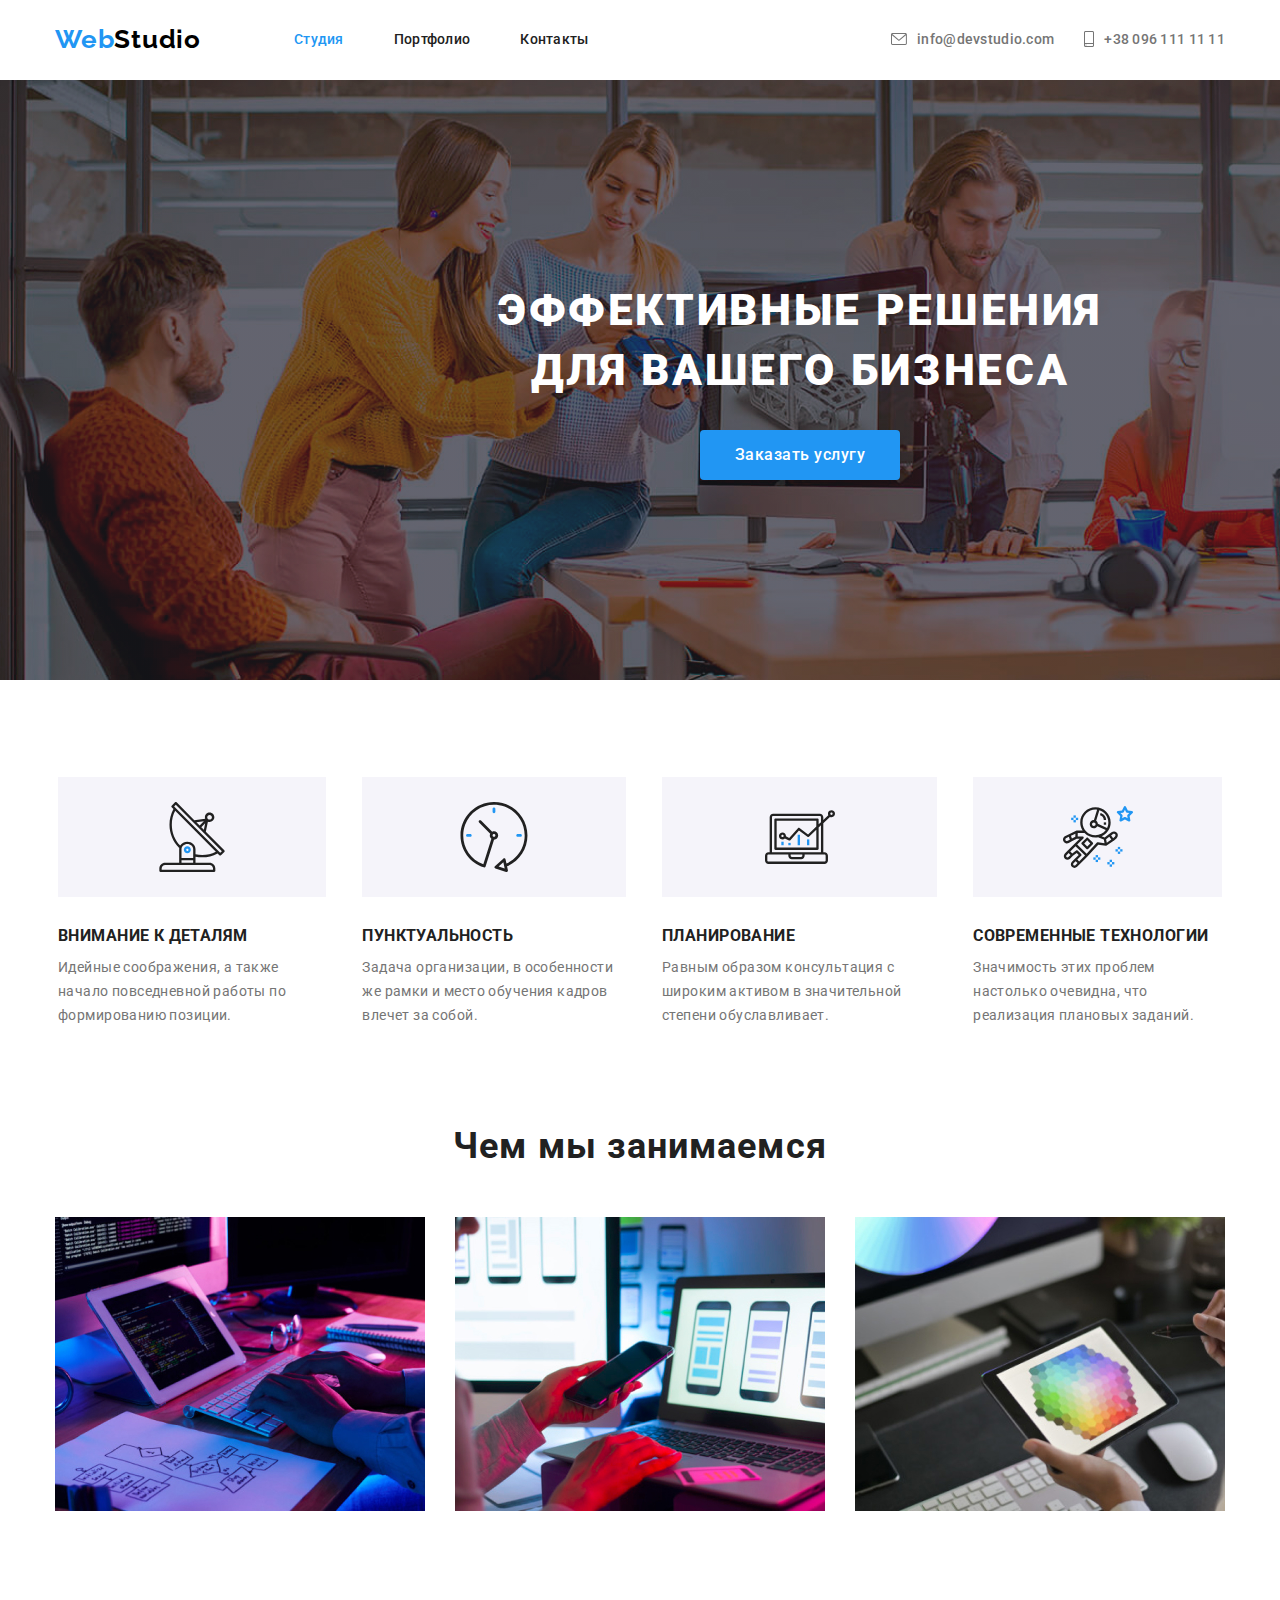
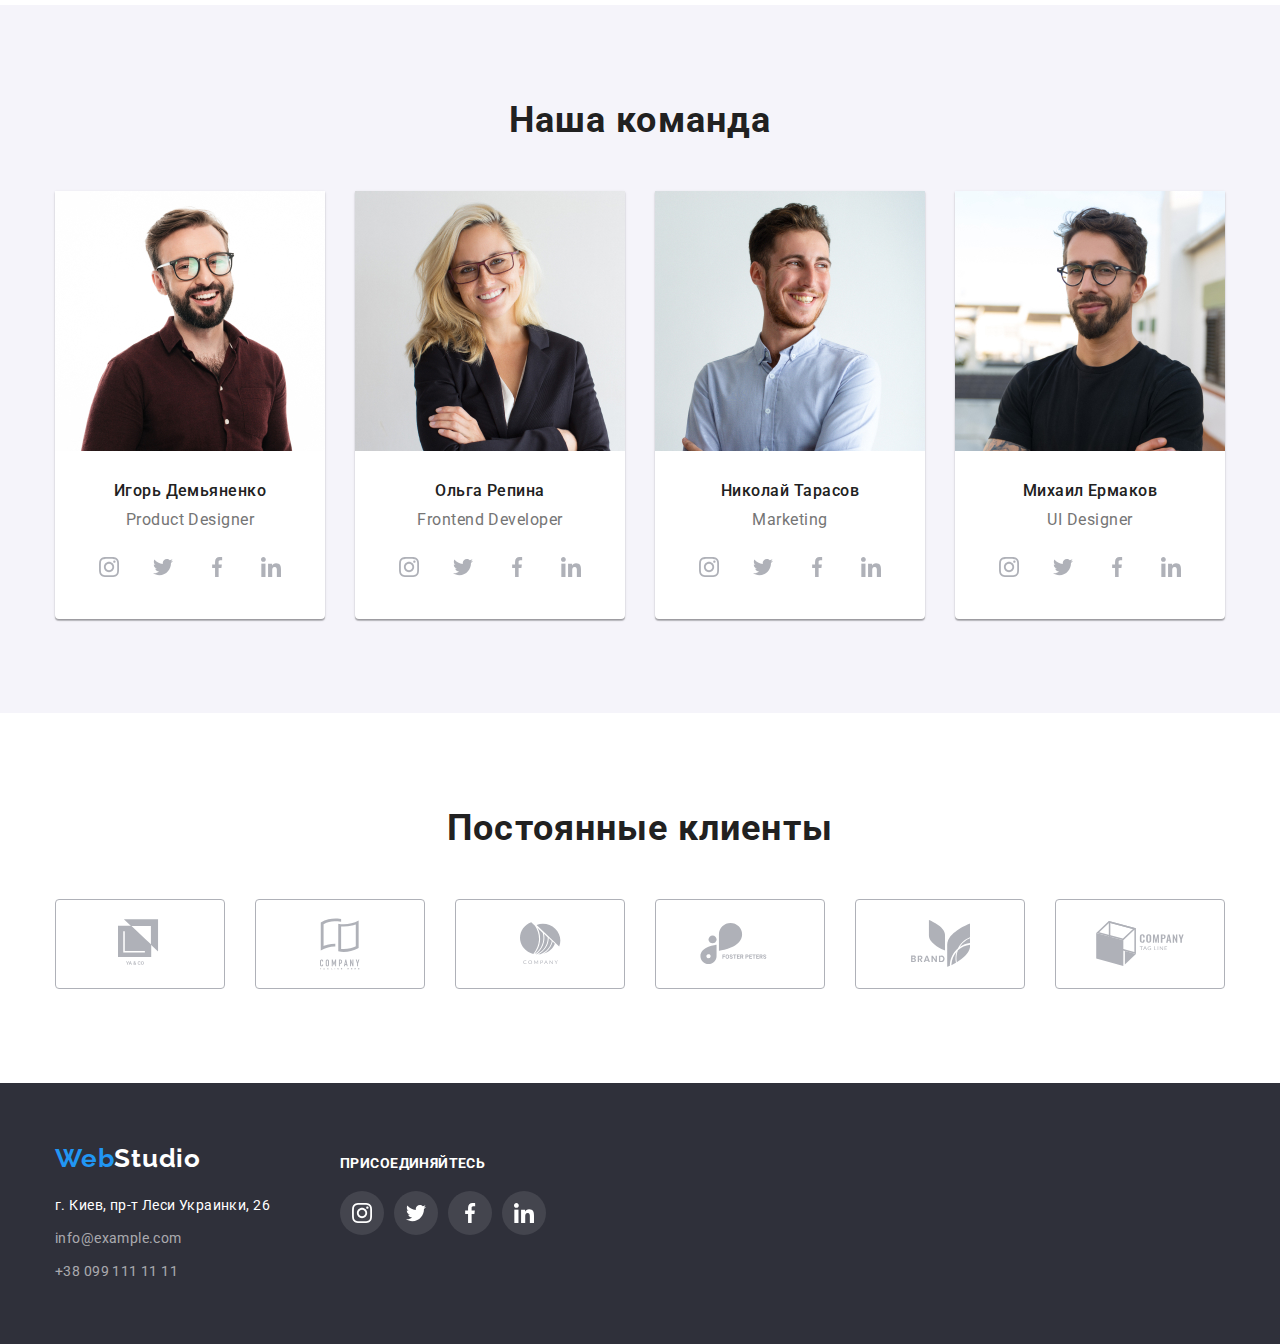
<file: index.html>
<!DOCTYPE html>
<html lang="ru">
<head>
    <meta charset="UTF-8">
    <meta name="viewport" content="width=device-width, initial-scale=1.0">
    <title>WebStudio</title>
    <link rel="preconnect" href="https://fonts.gstatic.com">
    <link href="https://fonts.googleapis.com/css2?family=Raleway:wght@700&family=Roboto:wght@400;500;700;900&display=swap" rel="stylesheet">
    <link rel="stylesheet" href="https://cdnjs.cloudflare.com/ajax/libs/modern-normalize/1.0.0/modern-normalize.min.css" />
    <link rel="stylesheet" href="./css/styles.css">
</head>

<body>
    <header class="header">
        <div class="container">
        <nav class="site-nav">
        <a class="logo link" href="./index.html" aria-label="логотип сайта"><span class="logo-first-part">Web</span><span class="logo-second-part">Studio</span></a> 
        <ul class="navigation-list list">
            <li class="navigation-list-item"><a class="navigation-list-link active link" href="./index.html">Студия</a></li>
            <li class="navigation-list-item"><a class="navigation-list-link link" href="./portfolio.html">Портфолио</a></li>
            <li class="navigation-list-item"><a class="navigation-list-link link" href="#">Контакты</a></li>   
        </ul>
        </nav>


        <address class="address">
            <ul class="address-list-header list">
                <li class="address-list-item">
                    <a class="address-list-link link" href="mailto:info@devstudio.com">
                        <svg class="address-list-icon mail-icon">
                            <use href="./symbol-defs.svg#icon-envelope" width="16" height="12"></use>
                        </svg>
                        <p class="address-list-text">info@devstudio.com </p>
                    </a>
                </li>
                <li class="address-list-item">
                    <a class="address-list-link link" href="tel:+380961111111">
                        <svg class="address-list-icon phone-icon">
                            <use href="./symbol-defs.svg#icon-smartphone" width="10" height="16"></use>
                        </svg>
                        <p class="address-list-text"> +38 096 111 11 11</p>
                    </a>
                </li>
            </ul>
        </address>


    
 </div>
    </header>
    <main>

        <!--Hero-->
<section class="hero-section">
    <div class="container">
    <h1 class="hero-title">Эффективные решения <br /> для вашего бизнеса</h1>
    <button class="button hero-button" type="button">Заказать услугу</button>
    </div>
</section>

<!--Наш сервис-->
<section class="our-service">
    <div class="container">
<h2 class="visually-hidden">Наш сервис</h2>
    <ul class="services-list list">
        <li class="service-list-item">
            <div class="service-icon-background">
                <svg class="service-icon">
                    <use href="./symbol-defs.svg#icon-antenna-1"></use>
                </svg>
            </div>
        <h3 class="services-title">Внимание к деталям</h3>
        <p class="services-description">Идейные соображения, а также начало повседневной работы по формированию позиции.</p>
        </li>

        <li class="service-list-item">
            <div class="service-icon-background">
            <svg class="service-icon">
                <use href="./symbol-defs.svg#icon-clock-1"></use>
            </svg>
        </div>
        <h3 class="services-title">Пунктуальность</h3>
        <p class="services-description">Задача организации, в особенности же рамки и место обучения кадров влечет за собой.</p>
        </li>

<li class="service-list-item">
    <div class="service-icon-background">
        <svg class="service-icon">
            <use href="./symbol-defs.svg#icon-diagram-1"></use>
        </svg>
    </div>
    <h3 class="services-title">Планирование</h3>
    <p class="services-description">Равным образом консультация с широким активом в значительной степени
        обуславливает.</p>
</li>

<li class="service-list-item"">
    <div class="service-icon-background">
        <svg class="service-icon">
            <use href="./symbol-defs.svg#icon-astronaut-1"></use>
        </svg>
    </div>
    <h3 class="services-title">Современные технологии</h3>
    <p class="services-description">Значимость этих проблем настолько очевидна, что реализация плановых заданий.</p>
</li>
    </ul>
    </div>
</section>

<!--Чем мы занимаемся-->
<section class="specialization-section">
    <div class="container">
    <h2 class="specialization-title">Чем мы занимаемся</h2>
    <ul class="specialization-list list">
    <li class="specialization-list-item">
        <img class="specialization-img" src="./what_we_do/img.jpg" alt="Написание кода" width="370" height="294">
    </li>
    <li class="specialization-list-item">
        <img class="specialization-img" src="./what_we_do/img-1.jpg" alt="Разработка дизайна" width="370" height="294">
    </li>
<li class="specialization-list-item">
        <img class="specialization-img" src="./what_we_do/img-2.jpg" alt="Работа с цветом" width="370" height="294">
    </li>
</ul>
    </div>
</section>

<!--Наша команда-->

<section class="our-command-section">
    <div class="container">
    <h2 class="our-command-title">Наша команда</h2>
<ul class="our-command-list list">
    <li class="our-command-list-item">
        <img class="our-specialist-photo" src="./our_team/img.jpg" alt="участник команды" width="270" height="260">
        <div class="our-command-card-content">
        <h3 class="our-specialist-name">Игорь Демьяненко</h3>
        <p class="our-specialist-specialization" lang="en">Product Designer</p>
        <ul class="social-list list">
            <li class="social-list-item">
                <a href="#" class="social-list-link">
                    <svg class="social-list-icon">
                        <use href="./symbol-defs.svg#icon-instagram_new"></use>
                    </svg>
                </a>
            </li>
            <li class="social-list-item">
                <a href="#" class="social-list-link">
                    <svg class="social-list-icon">
                        <use href="./symbol-defs.svg#icon-twitter"></use>
                    </svg>
                </a>
            </li>
            <li class="social-list-item">
                <a href="#" class="social-list-link">
                    <svg class="social-list-icon">
                        <use href="./symbol-defs.svg#icon-facebook"></use>
                    </svg>
                </a>
            </li>
            <li class="social-list-item">
                <a href="#" class="social-list-link">
                    <svg class="social-list-icon">
                        <use href="./symbol-defs.svg#icon-linkedin"></use>
                    </svg>
                </a>
            </li>
        </ul>
        </div>
        </li>

    <li class="our-command-list-item">
        <img class="our-specialist-photo" src="./our_team/img-1.jpg" alt="участник команды" width="270" height="260">
        <div class="our-command-card-content">
        <h3 class="our-specialist-name">Ольга Репина</h3>
        <p class="our-specialist-specialization" lang="en">Frontend Developer</p>
    <ul class="social-list list">
        <li class="social-list-item">
            <a href="#" class="social-list-link">
                <svg class="social-list-icon">
                    <use href="./symbol-defs.svg#icon-instagram_new"></use>
                </svg>
            </a>
        </li>
        <li class="social-list-item">
            <a href="#" class="social-list-link">
                <svg class="social-list-icon">
                    <use href="./symbol-defs.svg#icon-twitter"></use>
                </svg>
            </a>
        </li>
        <li class="social-list-item">
            <a href="#" class="social-list-link">
                <svg class="social-list-icon">
                    <use href="./symbol-defs.svg#icon-facebook"></use>
                </svg>
            </a>
        </li>
        <li class="social-list-item">
            <a href="#" class="social-list-link">
                <svg class="social-list-icon">
                    <use href="./symbol-defs.svg#icon-linkedin"></use>
                </svg>
            </a>
        </li>
    </ul>
    </div>
    </li>

    <li class="our-command-list-item">
        <img class="our-specialist-photo" src="./our_team/img-2.jpg" alt="участник команды" width="270" height="260">
        <div class="our-command-card-content">
        <h3 class="our-specialist-name">Николай Тарасов</h3>
        <p class="our-specialist-specialization" lang="en">Marketing</p>
<ul class="social-list list">
    <li class="social-list-item">
        <a href="#" class="social-list-link">
            <svg class="social-list-icon">
                <use href="./symbol-defs.svg#icon-instagram_new"></use>
            </svg>
        </a>
    </li>
    <li class="social-list-item">
        <a href="#" class="social-list-link">
            <svg class="social-list-icon">
                <use href="./symbol-defs.svg#icon-twitter"></use>
            </svg>
        </a>
    </li>
    <li class="social-list-item">
        <a href="#" class="social-list-link">
            <svg class="social-list-icon">
                <use href="./symbol-defs.svg#icon-facebook"></use>
            </svg>
        </a>
    </li>
    <li class="social-list-item">
        <a href="#" class="social-list-link">
            <svg class="social-list-icon">
                <use href="./symbol-defs.svg#icon-linkedin"></use>
            </svg>
        </a>
    </li>
</ul>
</div>
</li>

    <li class="our-command-list-item">
        <img class="our-specialist-photo" src="./our_team/img-3.jpg" alt="участник команды" width="270" height="260">
        <div class="our-command-card-content">
        <h3 class="our-specialist-name">Михаил Ермаков</h3>
        <p class="our-specialist-specialization" lang="en">UI Designer</p>
<ul class="social-list list">
    <li class="social-list-item">
        <a href="#" class="social-list-link">
            <svg class="social-list-icon">
                <use href="./symbol-defs.svg#icon-instagram_new"></use>
            </svg>
        </a>
    </li>
    <li class="social-list-item">
        <a href="#" class="social-list-link">
            <svg class="social-list-icon">
                <use href="./symbol-defs.svg#icon-twitter"></use>
            </svg>
        </a>
    </li>
    <li class="social-list-item">
        <a href="#" class="social-list-link">
            <svg class="social-list-icon">
                <use href="./symbol-defs.svg#icon-facebook"></use>
            </svg>
        </a>
    </li>
    <li class="social-list-item">
        <a href="#" class="social-list-link">
            <svg class="social-list-icon">
                <use href="./symbol-defs.svg#icon-linkedin"></use>
            </svg>
        </a>
    </li>
</ul>
</div>
</li>
</ul>
    </div>
</section>
<!--Наши клиенты-->
<section class="our-clients-section">
    <div class="container">
        <h2 class="our-clients-title">Постоянные клиенты</h2>
        <ul class="our-clients-list">
            <li class="our-clients-list-item list">
                <a href="#" class="our-client-link">
                    <svg class="our-clients-icon first-client-icon">
                        <use href="./symbol-defs.svg#icon-logo-1"></use>
                    </svg>
                </a>
            </li>
            <li class="our-clients-list-item list">
                <a href="#" class="our-client-link">
                    <svg class="our-clients-icon second-client-icon">
                        <use href="./symbol-defs.svg#icon-logo-2"></use>
                    </svg>
                </a>
            </li>
            <li class="our-clients-list-item list">
                <a href="#" class="our-client-link">
                    <svg class="our-clients-icon third-client-icon">
                        <use href="./symbol-defs.svg#icon-logo-3"></use>
                    </svg>
                </a>
            </li>
            <li class="our-clients-list-item list">
                <a href="#" class="our-client-link">
                    <svg class="our-clients-icon fourth-client-icon">
                        <use href="./symbol-defs.svg#icon-logo-4"></use>
                    </svg>
                </a>
            </li>
            <li class="our-clients-list-item list">
                <a href="" class="our-client-link">
                    <svg class="our-clients-icon fifth-client-icon">
                        <use href="./symbol-defs.svg#icon-logo-5"></use>
                    </svg>
                </a>
            </li>
            <li class="our-clients-list-item list">
                <a href="#" class="our-client-link">
                    <svg class="our-clients-icon sixth-client-icon">
                        <use href="./symbol-defs.svg#icon-logo-6"></use>
                    </svg>
                </a>
            </li>
        </ul>
    </div>
</section>
    </main>
<!--Footer-->
    <footer class="footer">
        <div class="container">
            <div class="footer-info">
        <a class="logo link" href="./index.html" aria-label="логотип сайта"><span class="logo-first-part">Web</span><span
                class="logo-second-part-dark">Studio</span></a>
        <address class="address">
            <ul class="addres-list-footer list">
                <li class="addres-list-item"><a class="address-footer-link location link" href="https://goo.gl/maps/J2ixgFmDZ8d1wvZj8">г. Киев,
                        пр-т Леси Украинки, 26</a></li>
                <li class="addres-list-item"><a class="address-footer-link link" href="mailto:info@example.com">info@example.com</a></li>
                <li class="addres-list-item"><a class="address-footer-link link" href="tel:+380991111111">+38 099 111 11 11</a></li>
            </ul>
            </address>
            </div>
            <div class="social-list-our-projekt">
                <h2 class="visually-hidden">Наши социальные сети</h2>
                <h3 class="social-list-invitation">Присоединяйтесь</h3>
                <ul class="social-list list">
                    <li class="social-list-item">
                        <a href="#" class="social-list-link dark-social">
                            <svg class="social-list-icon">
                                <use href="./symbol-defs.svg#icon-instagram-2"></use>
                            </svg>
                        </a>
                    </li>
                    <li class="social-list-item">
                        <a href="#" class="social-list-link dark-social">
                            <svg class="social-list-icon">
                                <use href="./symbol-defs.svg#icon-twitter-1"></use>
                            </svg>
                        </a>
                    </li>
                    <li class="social-list-item">
                        <a href="#" class="social-list-link dark-social">
                            <svg class="social-list-icon">
                                <use href="./symbol-defs.svg#icon-facebook-1"></use>
                            </svg>
                        </a>
                    </li>
                    <li class="social-list-item">
                        <a href="#" class="social-list-link dark-social">
                            <svg class="social-list-icon">
                                <use href="./symbol-defs.svg#icon-linkedin-1"></use>
                            </svg>
                        </a>
                    </li>
                </ul>
            </div>
            </div>
            </footer>
            </body>  
            </html>
</file>
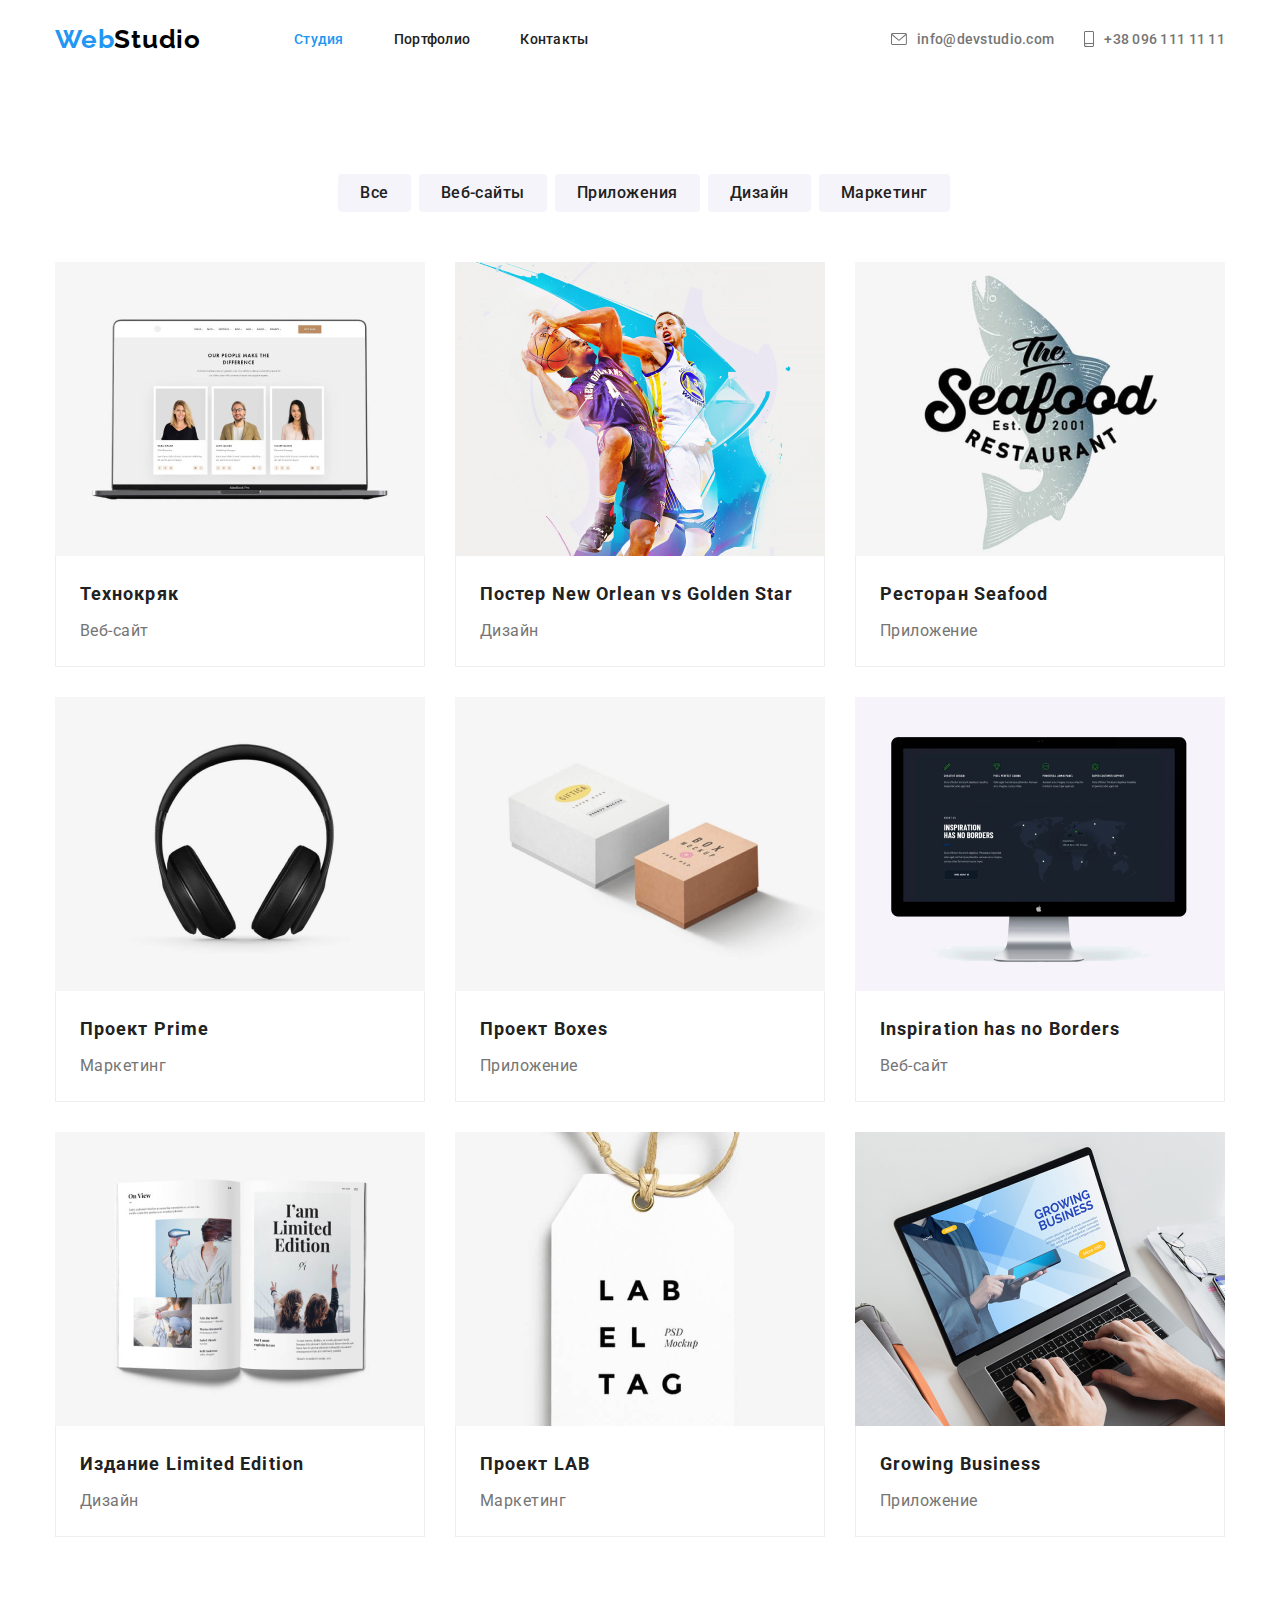
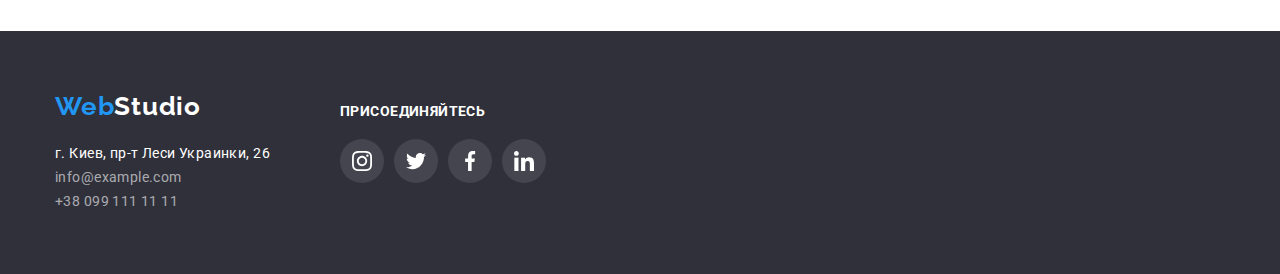
<file: portfolio.html>
<!DOCTYPE html>
<html lang="en">
<head>
    <meta charset="UTF-8">
    <meta name="viewport" content="width=device-width, initial-scale=1.0">
    <title>WebStudio</title>
    <link rel="preconnect" href="https://fonts.gstatic.com">
    <link rel="stylesheet" href="https://cdnjs.cloudflare.com/ajax/libs/modern-normalize/1.0.0/modern-normalize.min.css" />
    <link href="https://fonts.googleapis.com/css2?family=Raleway:wght@700&family=Roboto:wght@400;500;700;900&display=swap"
        rel="stylesheet">
    <link rel="stylesheet" href="./css/styles.css">
</head>
<body>
    <header class="header">
        <div class="container">
        <nav class="site-nav">
            <a class="logo link" href="./index.html" aria-label="логотип сайта"><span class="logo-first-part">Web</span><span
                    class="logo-second-part">Studio</span></a>
            <ul class="navigation-list list">
                <li class="navigation-list-item"><a class="navigation-list-link active link" href="./index.html">Студия</a></li>
                <li class="navigation-list-item"><a class="navigation-list-link link" href="./portfolio.html">Портфолио</a></li>
                <li class="navigation-list-item"><a class="navigation-list-link link" href="#">Контакты</a></li>
            </ul>
        </nav>
        <address class="address">
            <ul class="address-list-header list">
                <li class="address-list-item">
                <a class="address-list-link link" href="mailto:info@devstudio.com">
                    <svg class="address-list-icon mail-icon">
                        <use href="./symbol-defs.svg#icon-envelope" width="16" height="12"></use>
                        </svg>
                        <p class="address-list-text">info@devstudio.com</p>
                </a>
                </li>
                <li class="address-list-item">
                    <a class="address-list-link link" href="tel:+380961111111">
                    <svg class="address-list-icon phone-icon">
                        <use href="./symbol-defs.svg#icon-smartphone" width="10" height="16"></use>
                        </svg>
                        <p class="address-list-text"> +38 096 111 11 11</p>
                    </a>
                </li>
            </ul>
        </address>
        </div>
    </header>
    <main>
        <section class="portfolio-section">
            <div class="container">
<h1 class="visually-hidden">Our works</h1>
<div class="portfolio-nav">
    <button class="portfolio-button button" type="button">Все</button>
    <button class="portfolio-button button" type="button">Веб-сайты</button>
    <button class="portfolio-button button" type="button">Приложения</button>
    <button class="portfolio-button button" type="button">Дизайн</button>
    <button class="portfolio-button button" type="button">Маркетинг</button>
</div>

    <ul class="portfolio-list list">
        <li class="portfolio-list-item">
            <a class="portfolio-list-link link" href="#"><img src="./portfolio/img.jpg" alt="Сайт Технокряк" width="370">
            <div class="portfolio-card-content">
                <h2 class="portfolio-title">Технокряк</h2>
                <p class="portfolio-type">Веб-сайт</p>
            </div> 
            </a>
        </li>
        <li class="portfolio-list-item"> 
            <a class="portfolio-list-link link" href="#"><img src="./portfolio/img-1.jpg" alt="Постер" width="370">
            <div class="portfolio-card-content">
            <h2 class="portfolio-title">Постер New Orlean vs Golden Star</h2>
            <p class="portfolio-type">Дизайн</p>
            </div>
            </a>
        </li>
        <li class="portfolio-list-item">
            <a class="portfolio-list-link link" href="#"><img src="./portfolio/img-2.jpg" alt="Ресторан Seafood" width="370">
            <div class="portfolio-card-content">
            <h2 class="portfolio-title">Ресторан Seafood</h2>
            <p class="portfolio-type">Приложение</p>
            </div>
            </a>
        </li>
        <li class="portfolio-list-item">
            <a class="portfolio-list-link link" href="#"><img src="./portfolio/img-3.jpg" alt="Наушники" width="370">
                <div class="portfolio-card-content">
            <h2 class="portfolio-title">Проект Prime</h2>
            <p class="portfolio-type">Маркетинг</p>
            </div>
            </a>
        </li>
        <li class="portfolio-list-item">
            <a class="portfolio-list-link link" class="portfolio-list-link" href="#"><img src="./portfolio/img-4.jpg" alt="Боксы" width="370">
                <div class="portfolio-card-content">
            <h2 class="portfolio-title">Проект Boxes</h2>
            <p class="portfolio-type">Приложение</p>
            </div>
            </a>
        </li>
        <li class="portfolio-list-item">
            <a class="portfolio-list-link link" href="#"><img src="./portfolio/img-5.jpg" alt="Сайт Inspiration has no Borders" width="370">
                <div class="portfolio-card-content">
            <h2 class="portfolio-title">Inspiration has no Borders</h2>
            <p class="portfolio-type">Веб-сайт</p>
            </div>
            </a>
        </li>
        <li class="portfolio-list-item">
            <a class="portfolio-list-link link" href="#"><img src="./portfolio/img-6.jpg" alt="Издание Limited Edition" width="370">
                <div class="portfolio-card-content">
            <h2 class="portfolio-title">Издание Limited Edition</h2>
            <p class="portfolio-type">Дизайн</p>
            </div>
            </a>
        </li>
        <li class="portfolio-list-item">
            <a class="portfolio-list-link link" href="#"><img src="./portfolio/img-7.jpg" alt="Проект LAB" width="370">
                <div class="portfolio-card-content">
            <h2 class="portfolio-title">Проект LAB</h2>
            <p class="portfolio-type">Маркетинг</p>
            </div>
            </a>
        </li>
        <li class="portfolio-list-item">
            <a class="portfolio-list-link link" href="#"><img src="./portfolio/img-8.jpg" alt="Приложение Growing Business" width="370">
                <div class="portfolio-card-content">
            <h2 class="portfolio-title">Growing Business</h2>
            <p class="portfolio-type">Приложение</p>
            </div>
            </a>
        </li>
    </ul> 
    </div>
</section>
    </main>
    <footer class="footer">
        <div class="container">
            <div class="footer-info">
        <a class="logo link" href="./index.html" aria-label="логотип сайта"><span class="logo-first-part">Web</span><span
                class="logo-second-part-dark">Studio</span></a>
        <address class="address">
            <ul class="addres-list-footer list">
                <li class="addres-list"><a class="address-footer-link location link" href="https://goo.gl/maps/J2ixgFmDZ8d1wvZj8">г. Киев, пр-т Леси Украинки, 26</a></li>
                <li class="addres-list"><a class="address-footer-link link" href="mailto:info@example.com">info@example.com</a></li>
                <li class="addres-list"><a class="address-footer-link link" href="tel:+380991111111">+38 099 111 11 11</a></li>
            </ul>
        </address>
        </div>
    <div class="social-list-our-projekt">
        <h2 class="visually-hidden">Наши социальные сети</h2>
        <h3 class="social-list-invitation">Присоединяйтесь</h3>
        <ul class="social-list list">
            <li class="social-list-item">
                <a href="#" class="social-list-link dark-social">
                    <svg class="social-list-icon">
                        <use href="./symbol-defs.svg#icon-instagram-2"></use>
                    </svg>
                </a>
            </li>
            <li class="social-list-item">
                <a href="#" class="social-list-link dark-social">
                    <svg class="social-list-icon">
                        <use href="./symbol-defs.svg#icon-twitter-1"></use>
                    </svg>
                </a>
            </li>
            <li class="social-list-item">
                <a href="#" class="social-list-link dark-social">
                    <svg class="social-list-icon">
                        <use href="./symbol-defs.svg#icon-facebook-1"></use>
                    </svg>
                </a>
            </li>
            <li class="social-list-item">
                <a href="#" class="social-list-link dark-social">
                    <svg class="social-list-icon">
                        <use href="./symbol-defs.svg#icon-linkedin-1"></use>
                    </svg>
                </a>
            </li>
        </ul>
    </div>
    </div>
    </footer>
    </body> 
    </html>
</file>
<file: css/styles.css>
:root {
  --accent-color: #2196f3;
  --logo-color: #000000;
  --main-font: "Roboto", Roboto, sans-serif;
  --secondary-font: "Raleway", Raleway, sans-serif;
  --heading-color: #212121;
  --main-color: #757575;
  --main-color-dark-backgr: #ffffff;
  --social-link-background-dark: rgba(255, 255, 255, 0.1);
  --social-link-color: #afb1b8;
  --backgr-color-first: #2f303a;
  --backgr-color-second: #f5f4fa;
  --addres-second-color: rgba(255, 255, 255, 0.6);
  --hero-gradient-color: rgba(47, 48, 58, 0.4);
  --card-set-specialization: 30px;
  --card-set-our-command: 30px;
  --card-set-portfolio: 30px;
}

body {
  color: var(--main-color);
  font-family: var(--main-font);
}

.list {
  list-style: none;
  /*color: var(--main-color);*/
  margin: 0;
  padding: 0;
}

.link {
  text-decoration: none;
  color: var(--main-color);
}

.button {
  font-family: var(--main-font);
  border: 0;
  border-radius: 4px;
}

.visually-hidden {
  position: absolute;
  width: 1px;
  height: 1px;
  margin: -1px;
  border: 0;
  padding: 0;
  white-space: nowrap;
  clip-path: inset(100%);
  clip: rect(0 0 0 0);
  overflow: hidden;
}

h1,
h2,
h3,
h4,
h5,
h6 {
  margin: 0;
}

ul,
ol {
  /*list-style: none;*/
  margin: 0;
  padding: 0;
}

p {
  margin: 0;
}

img {
  display: block;
  max-width: 100%;
  height: auto;
}
/*
a {
  text-decoration: none;
  color: var(--main-color);
}
*/
.container {
  width: 1200px;
  margin: 0 auto;
  padding: 0 15px;
  display: flex;
  align-items: center;
  background: transparent;
}

/* ============== HEADER ============== */

.header > .container {
  display: flex;
  padding-top: 24px;
  padding-bottom: 25px;
}

.site-nav {
  display: flex;
  align-items: center;
}

.navigation-list {
  display: flex;
}

.header .logo {
  margin-right: 93px;
}

.address {
  font-style: normal;
}

.address-list-header {
  display: flex;
  align-items: center;
  justify-content: center;
}

.header .address-list-link {
  display: flex;
  align-items: center;
}

.address-list-icon {
  display: block;
  fill: var(--main-color);
}

.header .address-list-link:hover .address-list-icon,
.header .address-list-link:focus .address-list-icon {
  fill: var(--accent-color);
}

.mail-icon {
  width: 16px;
  height: 12px;
}

.phone-icon {
  width: 10px;
  height: 16px;
}

.address-list-text {
  display: block;
  padding-left: 10px;
}

.navigation-list-item:not(:last-child) {
  margin-right: 50px;
}
.header .address-list-item:not(:last-child) {
  margin-right: 30px;
}

.header .address {
  margin-left: auto;
}

.logo {
  color: var(--logo-color);
  font-family: var(--secondary-font);
  font-weight: bold;
  font-size: 26px;
  line-height: 1.192;
  letter-spacing: 0.03em;
}

.logo-first-part {
  color: var(--accent-color);
}

.navigation-list-link,
.address-list-link {
  font-weight: 500;
  font-size: 14px;
  line-height: 1.143;
  letter-spacing: 0.02em;
}

.navigation-list-link {
  color: var(--heading-color);
}

.address-list-link {
  color: var(--main-color);
}

.navigation-list-link:hover,
.navigation-list-link:focus,
.address-list-link:hover,
.address-list-link:focus {
  color: var(--accent-color);
}

.navigation-list-link.active {
  color: var(--accent-color);
}

/* ============== END HEADER ============== */

/* ============== HERO SECTION ============== */

/*.hero-section {
  background-color: var(--backgr-color-first);
}*/

.hero-section > .container {
  /*background-color: var(--backgr-color-first);*/
  flex-direction: column;
  padding-top: 200px;
  padding-bottom: 200px;
  width: 1600px;
  background-image: linear-gradient(
      var(--hero-gradient-color),
      var(--hero-gradient-color)
    ),
    url(../source_images/background.jpg);
  background-repeat: no-repeat;
  background-size: cover;
}

.hero-title {
  font-weight: 900;
  font-size: 44px;
  line-height: 1.364;
  text-align: center;
  letter-spacing: 0.06em;
  text-transform: uppercase;
  color: var(--main-color-dark-backgr);
  margin-bottom: 30px;
}

.hero-button {
  font-weight: 500;
  font-size: 16px;
  line-height: 1.625;
  text-align: center;
  letter-spacing: 0.03em;
  min-width: 200px;
  height: 50px;
  box-shadow: 0px 4px 4px rgba(0, 0, 0, 0.15);
  cursor: pointer;
  padding: 10px 32px;
  color: var(--main-color-dark-backgr);
  background-color: var(--accent-color);
}
/* ============== END HERO SECTION ============== */

/* ============== OUR SERVICE SECTION ============== */

.our-service > .container {
  padding-top: 94px;
  padding-bottom: 94px;
}

.services-list {
  display: flex;
}
.service-list-item {
  padding: 3px;
  font-size: 14px;
  letter-spacing: 0.03em;
}

.service-list-item:not(:last-child) {
  margin-right: 30px;
}

.service-icon-background {
  width: auto;
  height: 120px;
  background: var(--backgr-color-second);
  margin-bottom: 30px;
  display: flex;
  justify-content: center;
  align-items: center;
}

.service-icon {
  width: 70px;
  height: 70px;
}

.services-title {
  font-weight: 700;
  line-height: 1.142;
  text-transform: uppercase;
  color: var(--heading-color);
  margin-bottom: 10px;
}
.services-description {
  font-weight: 400;
  line-height: 1.714;
}

/* ============== END OUR SERVICE SECTION ============== */

/* ============== OUR SPECIALIZATION SECTION ============== */

.specialization-section > .container {
  flex-direction: column;
  padding-bottom: 94px;
}
.specialization-list {
  display: flex;
  justify-content: center;
}

.specialization-list-item:not(:last-child) {
  margin-right: var(--card-set-specialization);
}

.specialization-title,
.our-command-title,
.our-clients-title {
  font-weight: 700;
  font-size: 36px;
  line-height: 1.167;
  text-align: center;
  letter-spacing: 0.03em;
  color: var(--heading-color);
}

.specialization-title {
  margin-bottom: 50px;
}

/* ============== END OUR SPECIALIZATION SECTION ============== */

/* ============== OUR COMAND ============== */

.our-command-section {
  background-color: var(--backgr-color-second);
}

.our-command-section > .container {
  padding-top: 94px;
  padding-bottom: 94px;
  flex-direction: column;
}

.our-command-list {
  display: flex;
  justify-content: center;
}

.our-command-list-item {
  background-color: var(--main-color-dark-backgr);
  box-shadow: 0px 1px 3px rgba(0, 0, 0, 0.12), 0px 1px 1px rgba(0, 0, 0, 0.14),
    0px 2px 1px rgba(0, 0, 0, 0.2);
  border-radius: 0px 0px 4px 4px;
}
.our-command-list-item:not(:last-child) {
  margin-right: var(--card-set-our-command);
}
.our-command-card-content {
  padding: 30px 10px;
}

.our-command-title {
  margin-bottom: 50px;
}

.our-specialist-name {
  margin-bottom: 10px;
  font-weight: 500;
  color: var(--heading-color);
}

.our-specialist-specialization {
  font-weight: 400;
  margin-bottom: 16px;
}

.our-specialist-name,
.our-specialist-specialization {
  font-size: 16px;
  line-height: 1.188;
  text-align: center;
  letter-spacing: 0.03em;
}
.social-list {
  display: flex;
  justify-content: center;
}

.social-list-item:not(:last-child) {
  margin-right: 10px;
}
.social-list-link {
  display: block;
  width: 44px;
  height: 44px;
  border-radius: 50%;
  display: flex;
  justify-content: center;
  align-items: center;
}

.social-list-icon {
  width: 20px;
  height: 20px;
  fill: var(--social-link-color);
}

.social-list-link:hover,
.social-list-link:focus {
  background: var(--accent-color);
}

.social-list-link:hover .social-list-icon,
.social-list-link:focus .social-list-icon {
  fill: var(--main-color-dark-backgr);
}

/* ============== END OUR COMAND ============== */

/* ============== OUR CLIENTS ============== */

.our-clients-section > .container {
  flex-direction: column;
  padding-top: 94px;
  padding-bottom: 94px;
}

.our-clients-title {
  margin-bottom: 50px;
}

.our-clients-list {
  display: flex;
}

.our-client-link {
  display: flex;
  justify-content: center;
  align-items: center;
  width: 170px;
  height: 90px;
  border: 1px solid var(--social-link-color);
  box-sizing: border-box;
  border-radius: 4px;
}

.our-client-link:hover,
.our-client-link:focus {
  border-color: var(--accent-color);
}

.our-client-link:hover .our-clients-icon,
.our-client-link:focus .our-clients-icon {
  fill: var(--accent-color);
}

.our-clients-list-item:not(:last-child) {
  margin-right: 30px;
}

.our-clients-icon {
  fill: #afb1b8;
}

.first-client-icon {
  width: 44.27px;
  height: 49.23px;
}

.second-client-icon {
  width: 40px;
  height: 52px;
}

.third-client-icon {
  width: 41px;
  height: 42.6px;
}

.fourth-client-icon {
  width: 79.66px;
  height: 42.02px;
}

.fifth-client-icon {
  width: 59px;
  height: 47px;
}

.sixth-client-icon {
  width: 88.48px;
  height: 45.44px;
}

/* ============== OUR CLIENTS END ============== */

/* ============== FOOTER ============== */
.footer {
  background-color: var(--backgr-color-first);
}
.footer > .container {
  align-items: flex-start;
  padding-top: 60px;
  padding-bottom: 60px;
}
.footer .logo {
  display: block;
  margin-bottom: 20px;
}

.footer .addres-list-item:not(:last-child) {
  margin-bottom: 9px;
}
.logo-second-part-dark {
  color: var(--main-color-dark-backgr);
}
.address-footer-link {
  font-weight: 400;
  font-size: 14px;
  line-height: 1.714;
  letter-spacing: 0.03em;
  color: var(--addres-second-color);
}
.location {
  color: var(--main-color-dark-backgr);
}

.social-list-our-projekt {
  margin-left: 70px;
  margin-top: 12px;
}

.social-list-invitation {
  font-weight: 700;
  font-size: 14px;
  line-height: 1.142;
  text-transform: uppercase;
  letter-spacing: 0.03em;
  color: var(--main-color-dark-backgr);
  margin-bottom: 20px;
}

.dark-social {
  background: var(--social-link-background-dark);
}

.dark-social .social-list-icon {
  fill: var(--main-color-dark-backgr);
}
/* ============== END FOOTER ============== */

/* ============== PORTFOLIO ============== */

.portfolio-section .container {
  padding-top: 94px;
  padding-bottom: 94px;
  flex-direction: column;
  align-items: center;
}

.portfolio-nav {
  margin-left: 8px;
  margin-bottom: 50px;
  display: flex;
}
.portfolio-button {
  color: var(--heading-color);
  background-color: var(--backgr-color-second);
  padding: 6px 22px;
  font-weight: 500;
  font-size: 16px;
  line-height: 1.625;
  text-align: center;
  letter-spacing: 0.03em;
}

.portfolio-button:not(:last-child) {
  margin-right: 8px;
}

.portfolio-button:hover,
.portfolio-button:focus {
  background-color: var(--accent-color);
  color: var(--main-color-dark-backgr);
  box-shadow: 0px 3px 1px rgba(0, 0, 0, 0.1), 0px 1px 2px rgba(0, 0, 0, 0.08),
    0px 2px 2px rgba(0, 0, 0, 0.12);
}
.portfolio-list {
  display: flex;
  justify-content: center;
  flex-wrap: wrap;
  margin-left: calc(-1 * var(--card-set-portfolio));
  margin-top: calc(-1 * var(--card-set-portfolio));
}

.portfolio-list-item {
  flex-basis: calc(100% / 3 - var(--card-set-portfolio));
  margin-left: var(--card-set-portfolio);
  margin-top: var(--card-set-portfolio);
}

.portfolio-card-content {
  padding: 20px 24px;
  border: 1px solid #eeeeee;
  border-top-width: 0;
  box-sizing: border-box;
}

.portfolio-title {
  margin-bottom: 4px;
  font-weight: 700;
  font-size: 18px;
  line-height: 2;
  letter-spacing: 0.06em;
  color: var(--heading-color);
}

.portfolio-type {
  font-weight: 400;
  font-size: 16px;
  line-height: 1.875;
  letter-spacing: 0.03em;
}

.portfolio-list-link {
  display: block;
}

.portfolio-list-link:hover,
.portfolio-list-link:focus {
  box-shadow: 0px 1px 1px rgba(0, 0, 0, 0.12), 0px 4px 4px rgba(0, 0, 0, 0.06),
    1px 4px 6px rgba(0, 0, 0, 0.16);
}

/* ============== END PORTFOLIO ============== */
</file>
